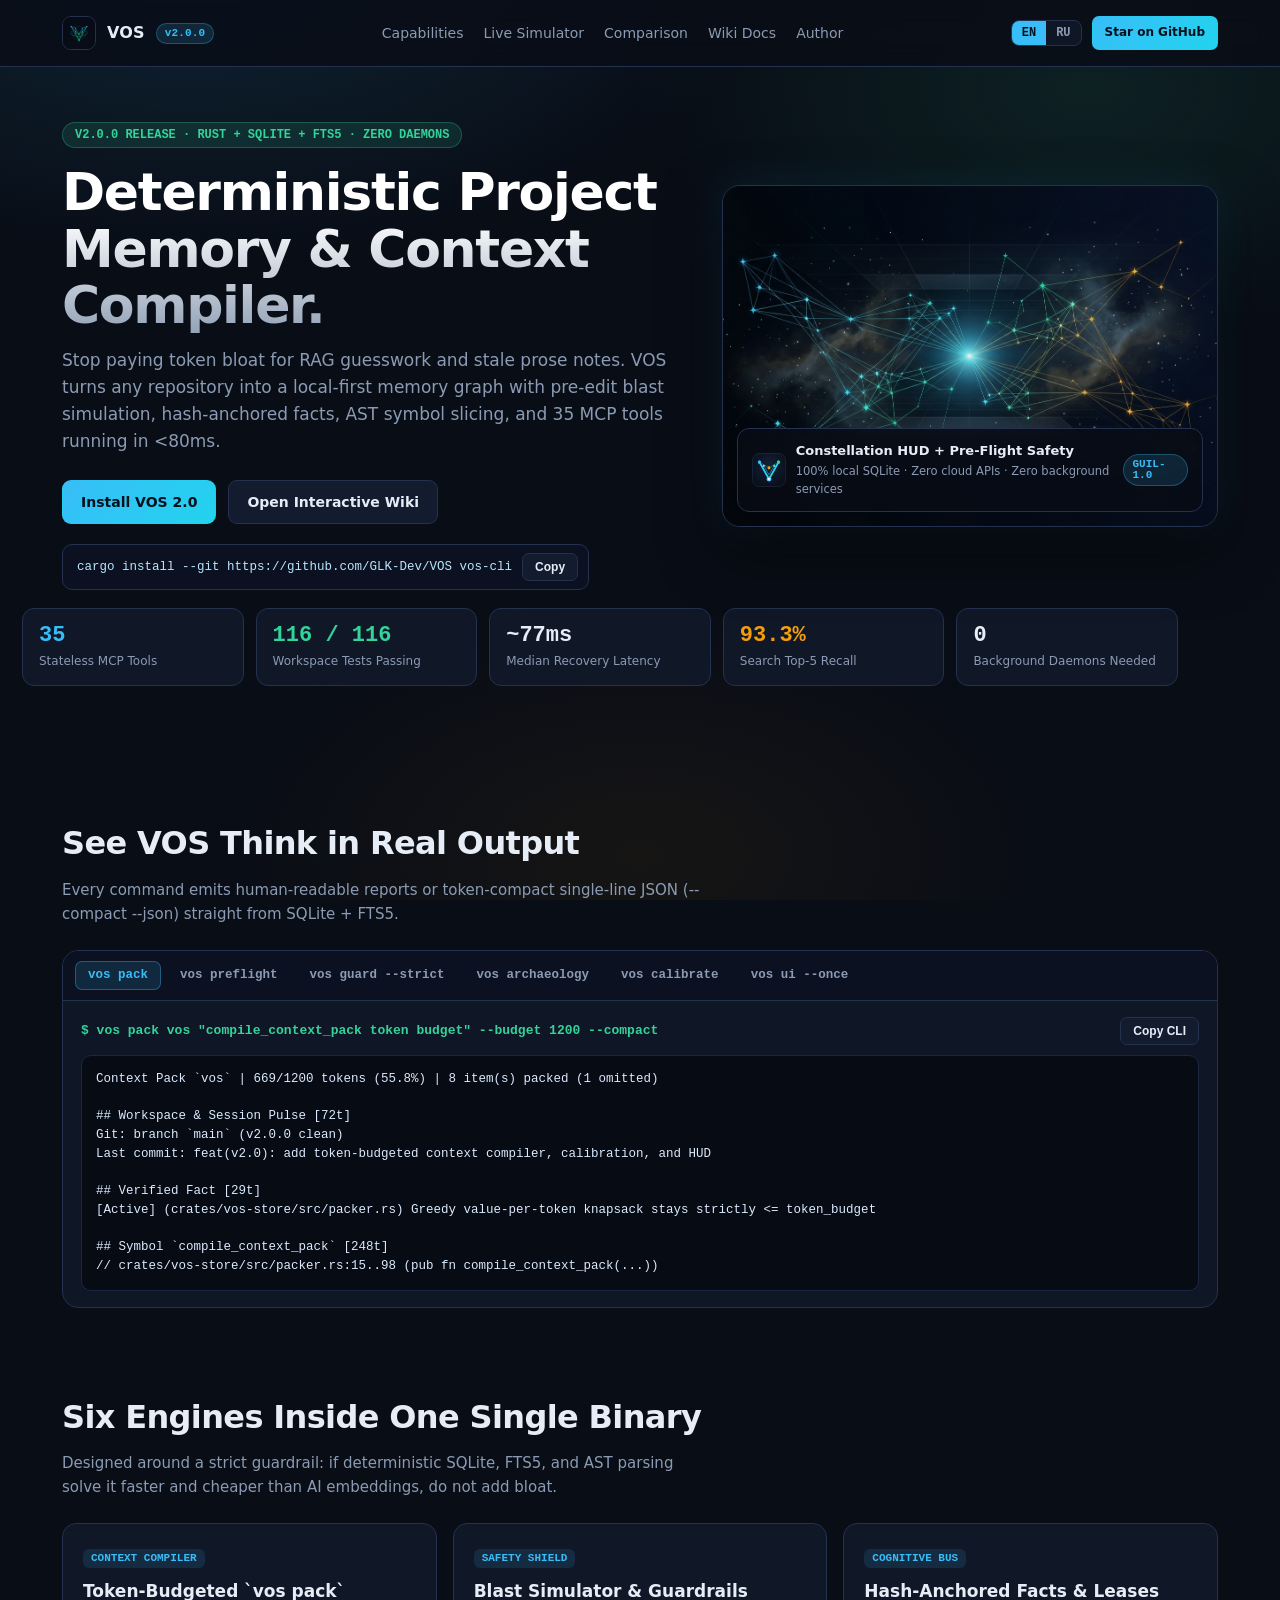
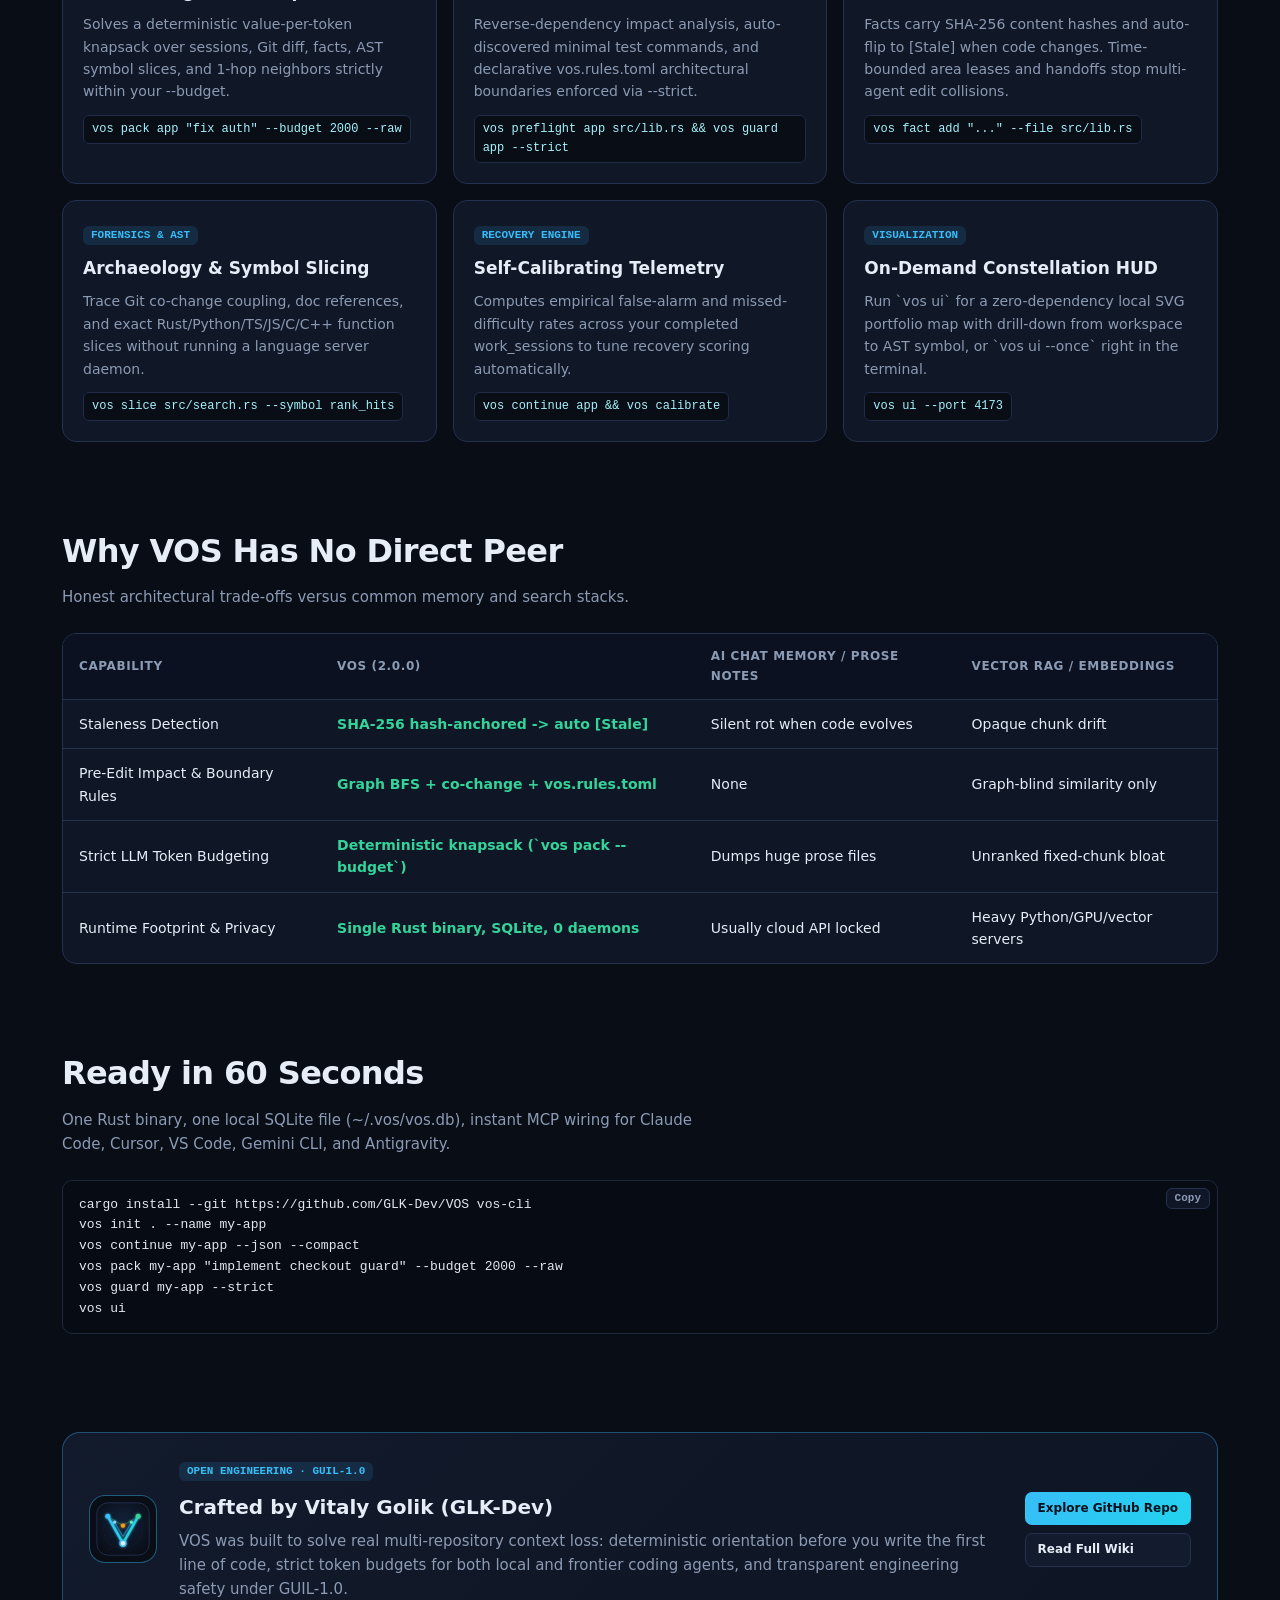
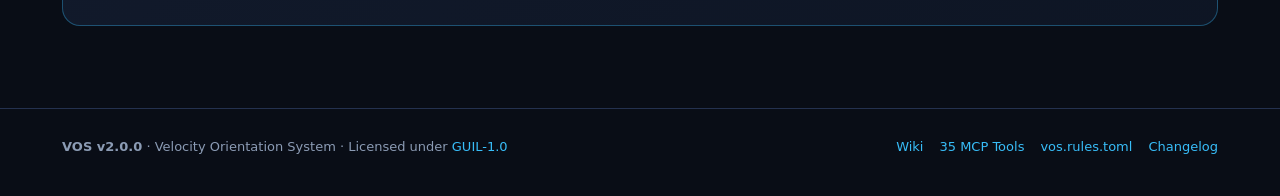
<file: website/index.html>
<!doctype html>
<html lang="en">
<head>
  <meta charset="utf-8"/>
  <meta name="viewport" content="width=device-width,initial-scale=1"/>
  <title>VOS — Velocity Orientation System | Local-First Project Memory</title>
  <meta name="description" content="Deterministic SQLite + FTS5 + AST project memory, token-budgeted Context Compiler, Pre-Flight Blast Simulator, 35 MCP tools, and single-binary Constellation HUD."/>
  <meta property="og:title" content="VOS 2.0 — Velocity Orientation System"/>
  <meta property="og:description" content="Local-first project memory system with pre-edit blast simulation, hash-anchored facts, AST symbol slicing, and 35 MCP tools."/>
  <meta property="og:image" content="assets/vos-banner.jpg"/>
  <link rel="icon" type="image/svg+xml" href="assets/vos-logo.svg"/>
  <link rel="stylesheet" href="style.css"/>
</head>
<body>
<div class="nebula"></div>

<header class="topbar">
  <div class="container topbar-inner">
    <a class="brand" href="index.html">
      <img src="assets/vos-logo.jpg" alt="VOS Logo"/>
      <span>VOS</span>
      <span class="badge-ver">v2.0.0</span>
    </a>
    <nav class="nav">
      <a href="#features" data-i18n="nav_features">Capabilities</a>
      <a href="#simulator" data-i18n="nav_sim">Live Simulator</a>
      <a href="#compare" data-i18n="nav_compare">Comparison</a>
      <a href="wiki.html" data-i18n="nav_wiki">Wiki Docs</a>
      <a href="#creator" data-i18n="nav_creator">Author</a>
    </nav>
    <div class="top-actions">
      <div class="lang-toggle" role="group" aria-label="Language">
        <button type="button" data-lang="en" class="active">EN</button>
        <button type="button" data-lang="ru">RU</button>
      </div>
      <a class="btn btn-primary btn-sm" href="https://github.com/GLK-Dev/VOS" target="_blank" rel="noopener" data-i18n="cta_star">Star on GitHub</a>
    </div>
  </div>
</header>

<main>
  <section class="hero">
    <div class="container hero-grid">
      <div>
        <div class="hero-kicker" data-i18n="hero_kicker">V2.0.0 RELEASE · RUST + SQLITE + FTS5 · ZERO DAEMONS</div>
        <h1 data-i18n="hero_title">Deterministic Project Memory &amp; Context Compiler.</h1>
        <p class="lead" data-i18n="hero_lead">Stop paying token bloat for RAG guesswork and stale prose notes. VOS turns any repository into a local-first memory graph with pre-edit blast simulation, hash-anchored facts, AST symbol slicing, and 35 MCP tools running in &lt;80ms.</p>
        <div class="hero-cta">
          <a class="btn btn-primary" href="#install" data-i18n="cta_start">Install VOS 2.0</a>
          <a class="btn btn-ghost" href="wiki.html" data-i18n="cta_wiki">Open Interactive Wiki</a>
        </div>
        <div class="install-pill">
          <code>cargo install --git https://github.com/GLK-Dev/VOS vos-cli</code>
          <button class="btn btn-ghost btn-sm" type="button" onclick="copyText(this, 'cargo install --git https://github.com/GLK-Dev/VOS vos-cli')">Copy</button>
        </div>
      </div>
      <div class="hero-visual">
        <img class="banner-img" src="assets/vos-banner.jpg" alt="VOS Constellation HUD Hero Artwork"/>
        <div class="overlay-badge">
          <div style="display:flex;align-items:center;gap:10px">
            <img src="assets/vos-logo.svg" alt="VOS Vector Mark" style="width:34px;height:34px"/>
            <div>
              <div style="font-weight:700;font-size:13px" data-i18n="overlay_title">Constellation HUD + Pre-Flight Safety</div>
              <div style="font-size:11.5px;color:var(--muted)" data-i18n="overlay_sub">100% local SQLite · Zero cloud APIs · Zero background services</div>
            </div>
          </div>
          <span class="badge-ver">GUIL-1.0</span>
        </div>
      </div>
    </div>

    <div class="container metrics">
      <div class="metric-card"><div class="val" style="color:var(--accent)">35</div><div class="lbl" data-i18n="m_mcp">Stateless MCP Tools</div></div>
      <div class="metric-card"><div class="val" style="color:var(--accent-2)">116 / 116</div><div class="lbl" data-i18n="m_tests">Workspace Tests Passing</div></div>
      <div class="metric-card"><div class="val">~77ms</div><div class="lbl" data-i18n="m_lat">Median Recovery Latency</div></div>
      <div class="metric-card"><div class="val" style="color:var(--warn)">93.3%</div><div class="lbl" data-i18n="m_top5">Search Top-5 Recall</div></div>
      <div class="metric-card"><div class="val">0</div><div class="lbl" data-i18n="m_daemons">Background Daemons Needed</div></div>
    </div>
  </section>

  <section id="simulator">
    <div class="container">
      <div class="section-head">
        <h2 data-i18n="sim_title">See VOS Think in Real Output</h2>
        <p data-i18n="sim_sub">Every command emits human-readable reports or token-compact single-line JSON (--compact --json) straight from SQLite + FTS5.</p>
      </div>
      <div class="sim-wrap">
        <div class="sim-tabs">
          <button class="sim-tab active" type="button" data-sim="pack">vos pack</button>
          <button class="sim-tab" type="button" data-sim="preflight">vos preflight</button>
          <button class="sim-tab" type="button" data-sim="guard">vos guard --strict</button>
          <button class="sim-tab" type="button" data-sim="arch">vos archaeology</button>
          <button class="sim-tab" type="button" data-sim="cal">vos calibrate</button>
          <button class="sim-tab" type="button" data-sim="ui">vos ui --once</button>
        </div>
        <div class="sim-body">
          <div class="sim-cmd">
            <span id="simCmd"></span>
            <button class="btn btn-ghost btn-sm" type="button" onclick="copyText(this, document.getElementById('simCmd').textContent.replace(/^\$\s*/, ''))">Copy CLI</button>
          </div>
          <pre id="simOut"></pre>
        </div>
      </div>
    </div>
  </section>

  <section id="features">
    <div class="container">
      <div class="section-head">
        <h2 data-i18n="feat_title">Six Engines Inside One Single Binary</h2>
        <p data-i18n="feat_sub">Designed around a strict guardrail: if deterministic SQLite, FTS5, and AST parsing solve it faster and cheaper than AI embeddings, do not add bloat.</p>
      </div>
      <div class="bento">
        <div class="card">
          <span class="card-tag" data-i18n="f1_tag">CONTEXT COMPILER</span>
          <h3 data-i18n="f1_title">Token-Budgeted `vos pack`</h3>
          <p data-i18n="f1_desc">Solves a deterministic value-per-token knapsack over sessions, Git diff, facts, AST symbol slices, and 1-hop neighbors strictly within your --budget.</p>
          <code class="cmd-chip">vos pack app "fix auth" --budget 2000 --raw</code>
        </div>
        <div class="card">
          <span class="card-tag" data-i18n="f2_tag">SAFETY SHIELD</span>
          <h3 data-i18n="f2_title">Blast Simulator &amp; Guardrails</h3>
          <p data-i18n="f2_desc">Reverse-dependency impact analysis, auto-discovered minimal test commands, and declarative vos.rules.toml architectural boundaries enforced via --strict.</p>
          <code class="cmd-chip">vos preflight app src/lib.rs &amp;&amp; vos guard app --strict</code>
        </div>
        <div class="card">
          <span class="card-tag" data-i18n="f3_tag">COGNITIVE BUS</span>
          <h3 data-i18n="f3_title">Hash-Anchored Facts &amp; Leases</h3>
          <p data-i18n="f3_desc">Facts carry SHA-256 content hashes and auto-flip to [Stale] when code changes. Time-bounded area leases and handoffs stop multi-agent edit collisions.</p>
          <code class="cmd-chip">vos fact add "..." --file src/lib.rs</code>
        </div>
        <div class="card">
          <span class="card-tag" data-i18n="f4_tag">FORENSICS &amp; AST</span>
          <h3 data-i18n="f4_title">Archaeology &amp; Symbol Slicing</h3>
          <p data-i18n="f4_desc">Trace Git co-change coupling, doc references, and exact Rust/Python/TS/JS/C/C++ function slices without running a language server daemon.</p>
          <code class="cmd-chip">vos slice src/search.rs --symbol rank_hits</code>
        </div>
        <div class="card">
          <span class="card-tag" data-i18n="f5_tag">RECOVERY ENGINE</span>
          <h3 data-i18n="f5_title">Self-Calibrating Telemetry</h3>
          <p data-i18n="f5_desc">Computes empirical false-alarm and missed-difficulty rates across your completed work_sessions to tune recovery scoring automatically.</p>
          <code class="cmd-chip">vos continue app &amp;&amp; vos calibrate</code>
        </div>
        <div class="card">
          <span class="card-tag" data-i18n="f6_tag">VISUALIZATION</span>
          <h3 data-i18n="f6_title">On-Demand Constellation HUD</h3>
          <p data-i18n="f6_desc">Run `vos ui` for a zero-dependency local SVG portfolio map with drill-down from workspace to AST symbol, or `vos ui --once` right in the terminal.</p>
          <code class="cmd-chip">vos ui --port 4173</code>
        </div>
      </div>
    </div>
  </section>

  <section id="compare">
    <div class="container">
      <div class="section-head">
        <h2 data-i18n="cmp_title">Why VOS Has No Direct Peer</h2>
        <p data-i18n="cmp_sub">Honest architectural trade-offs versus common memory and search stacks.</p>
      </div>
      <div class="table-wrap">
        <table>
          <thead>
            <tr>
              <th data-i18n="cmp_h1">Capability</th>
              <th data-i18n="cmp_h2">VOS (2.0.0)</th>
              <th data-i18n="cmp_h3">AI Chat Memory / Prose Notes</th>
              <th data-i18n="cmp_h4">Vector RAG / Embeddings</th>
            </tr>
          </thead>
          <tbody>
            <tr>
              <td data-en="Staleness Detection" data-ru="Контроль устаревания">Staleness Detection</td>
              <td class="vos-col" data-en="SHA-256 hash-anchored -> auto [Stale]" data-ru="SHA-256 привязка к файлу -> авто [Stale]">SHA-256 hash-anchored -> auto [Stale]</td>
              <td data-en="Silent rot when code evolves" data-ru="Тихо устаревает при правках">Silent rot when code evolves</td>
              <td data-en="Opaque chunk drift" data-ru="Непрозрачный дрейф чанков">Opaque chunk drift</td>
            </tr>
            <tr>
              <td data-en="Pre-Edit Impact &amp; Boundary Rules" data-ru="Оценка взрыва и границы архитектуры">Pre-Edit Impact &amp; Boundary Rules</td>
              <td class="vos-col" data-en="Graph BFS + co-change + vos.rules.toml" data-ru="Граф BFS + co-change + vos.rules.toml">Graph BFS + co-change + vos.rules.toml</td>
              <td data-en="None" data-ru="Отсутствует">None</td>
              <td data-en="Graph-blind similarity only" data-ru="Только схожесть без графа">Graph-blind similarity only</td>
            </tr>
            <tr>
              <td data-en="Strict LLM Token Budgeting" data-ru="Жёсткий бюджет токенов">Strict LLM Token Budgeting</td>
              <td class="vos-col" data-en="Deterministic knapsack (`vos pack --budget`)" data-ru="Детерминированный рюкзак (`vos pack --budget`)">Deterministic knapsack (`vos pack --budget`)</td>
              <td data-en="Dumps huge prose files" data-ru="Сбрасывает длинные простыни">Dumps huge prose files</td>
              <td data-en="Unranked fixed-chunk bloat" data-ru="Много шума от лишних чанков">Unranked fixed-chunk bloat</td>
            </tr>
            <tr>
              <td data-en="Runtime Footprint &amp; Privacy" data-ru="Ресурсы и приватность">Runtime Footprint &amp; Privacy</td>
              <td class="vos-col" data-en="Single Rust binary, SQLite, 0 daemons" data-ru="Один бинарник Rust, SQLite, 0 демонов">Single Rust binary, SQLite, 0 daemons</td>
              <td data-en="Usually cloud API locked" data-ru="Обычно завязано на облачный API">Usually cloud API locked</td>
              <td data-en="Heavy Python/GPU/vector servers" data-ru="Тяжёлые серверы/GPU/индексы">Heavy Python/GPU/vector servers</td>
            </tr>
          </tbody>
        </table>
      </div>
    </div>
  </section>

  <section id="install">
    <div class="container">
      <div class="section-head">
        <h2 data-i18n="install_title">Ready in 60 Seconds</h2>
        <p data-i18n="install_sub">One Rust binary, one local SQLite file (~/.vos/vos.db), instant MCP wiring for Claude Code, Cursor, VS Code, Gemini CLI, and Antigravity.</p>
      </div>
      <div class="wiki-code-wrap">
        <button class="copy-btn" type="button" onclick="copyText(this, document.getElementById('qsCode').textContent)">Copy</button>
        <pre id="qsCode">cargo install --git https://github.com/GLK-Dev/VOS vos-cli
vos init . --name my-app
vos continue my-app --json --compact
vos pack my-app "implement checkout guard" --budget 2000 --raw
vos guard my-app --strict
vos ui</pre>
      </div>
    </div>
  </section>

  <section id="creator">
    <div class="container">
      <div class="creator-box">
        <img class="creator-avatar" src="assets/vos-logo.svg" alt="GLK-Dev VOS Emblem"/>
        <div>
          <span class="card-tag">OPEN ENGINEERING · GUIL-1.0</span>
          <h3 style="margin:0 0 6px;font-size:20px" data-i18n="creator_title">Crafted by Vitaly Golik (GLK-Dev)</h3>
          <p style="margin:0;color:var(--muted)" data-i18n="creator_desc">VOS was built to solve real multi-repository context loss: deterministic orientation before you write the first line of code, strict token budgets for both local and frontier coding agents, and transparent engineering safety under GUIL-1.0.</p>
        </div>
        <div style="display:flex;flex-direction:column;gap:8px">
          <a class="btn btn-primary btn-sm" href="https://github.com/GLK-Dev/VOS" target="_blank" rel="noopener" data-i18n="creator_btn1">Explore GitHub Repo</a>
          <a class="btn btn-ghost btn-sm" href="wiki.html" data-i18n="creator_btn2">Read Full Wiki</a>
        </div>
      </div>
    </div>
  </section>
</main>

<footer>
  <div class="container footer-inner">
    <div><strong>VOS v2.0.0</strong> · Velocity Orientation System · Licensed under <a href="https://github.com/GLK-Dev/VOS/blob/main/LICENSE.md" target="_blank" rel="noopener">GUIL-1.0</a></div>
    <div style="display:flex;gap:16px;flex-wrap:wrap">
      <a href="wiki.html">Wiki</a>
      <a href="wiki.html#mcp-reference">35 MCP Tools</a>
      <a href="wiki.html#blast-guardrails">vos.rules.toml</a>
      <a href="https://github.com/GLK-Dev/VOS/blob/main/CHANGELOG.md" target="_blank" rel="noopener">Changelog</a>
    </div>
  </div>
</footer>

<script src="i18n.js"></script>
<script src="app.js"></script>
</body>
</html>
</file>
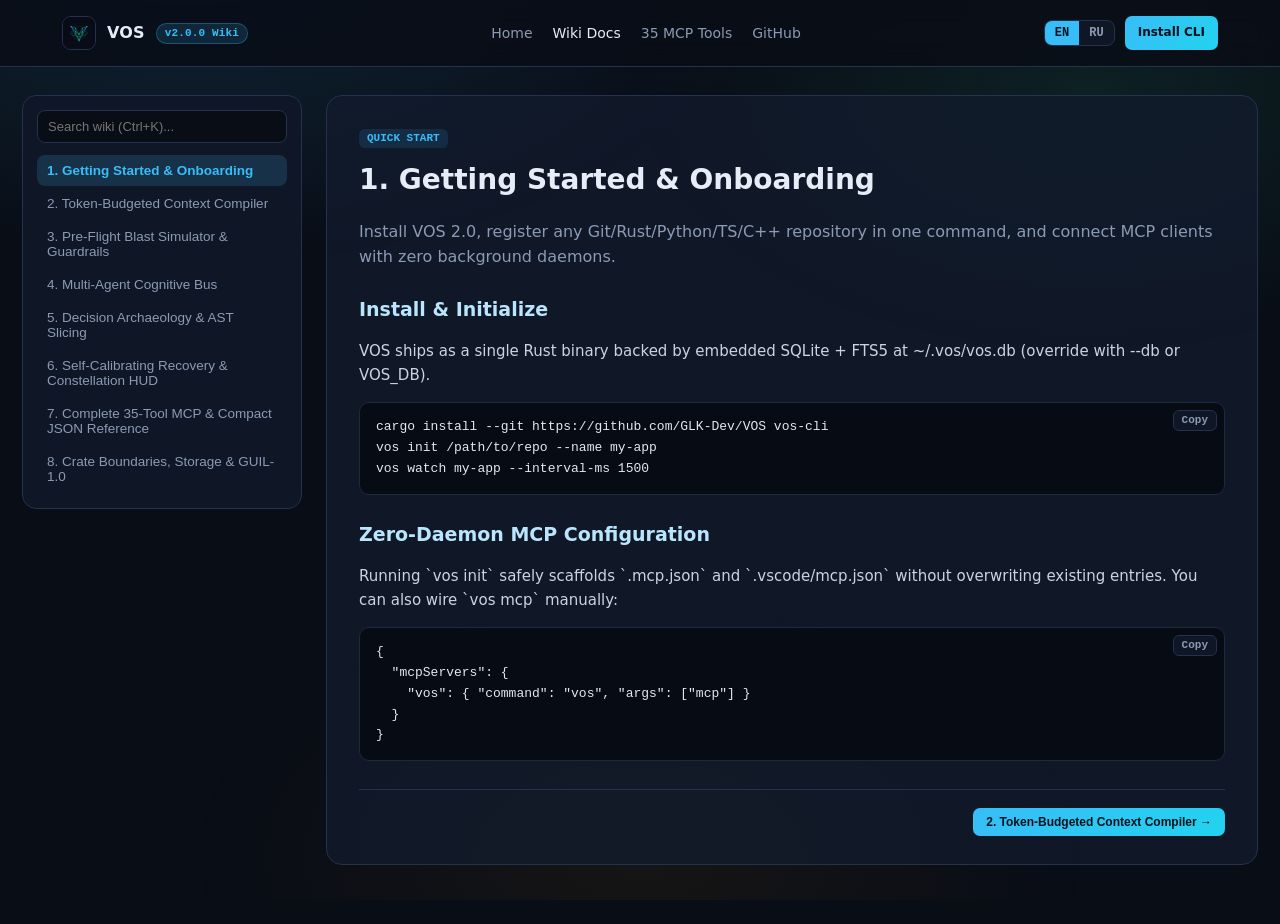
<file: website/wiki.html>
<!doctype html>
<html lang="en">
<head>
  <meta charset="utf-8"/>
  <meta name="viewport" content="width=device-width,initial-scale=1"/>
  <title>VOS Wiki — Velocity Orientation System Documentation</title>
  <meta name="description" content="Complete technical guide, Context Compiler, Blast Guardrails, Cognitive Bus, AST Archaeology, Constellation HUD, and 35 MCP Tools reference for VOS 2.0."/>
  <link rel="icon" type="image/svg+xml" href="assets/vos-logo.svg"/>
  <link rel="stylesheet" href="style.css"/>
</head>
<body>
<div class="nebula"></div>

<header class="topbar">
  <div class="container topbar-inner">
    <a class="brand" href="index.html">
      <img src="assets/vos-logo.jpg" alt="VOS Logo"/>
      <span>VOS</span>
      <span class="badge-ver">v2.0.0 Wiki</span>
    </a>
    <nav class="nav">
      <a href="index.html" data-en="Home" data-ru="Главная">Home</a>
      <a href="wiki.html" class="active" data-en="Wiki Docs" data-ru="Wiki-доки">Wiki Docs</a>
      <a href="wiki.html#mcp-reference" data-en="35 MCP Tools" data-ru="35 MCP Tools">35 MCP Tools</a>
      <a href="https://github.com/GLK-Dev/VOS" target="_blank" rel="noopener">GitHub</a>
    </nav>
    <div class="top-actions">
      <div class="lang-toggle" role="group" aria-label="Language">
        <button type="button" data-lang="en" class="active">EN</button>
        <button type="button" data-lang="ru">RU</button>
      </div>
      <a class="btn btn-primary btn-sm" href="index.html#install" data-en="Install CLI" data-ru="Установить CLI">Install CLI</a>
    </div>
  </div>
</header>

<div class="wiki-shell">
  <aside class="wiki-sidebar">
    <input id="wikiSearch" class="wiki-search" type="search" placeholder="Search wiki (Ctrl+K)..." aria-label="Search wiki"/>
    <div id="wikiNav"></div>
  </aside>
  <main class="wiki-article" id="wikiArticle"></main>
</div>

<script src="i18n.js"></script>
<script src="app.js"></script>
<script src="wiki-data.js"></script>
<script>
(function () {
  const navEl = document.getElementById('wikiNav');
  const artEl = document.getElementById('wikiArticle');
  const searchEl = document.getElementById('wikiSearch');
  let activeId = (location.hash || '#getting-started').slice(1);

  function esc(s) {
    return String(s).replace(/&/g,'&amp;').replace(/</g,'&lt;').replace(/>/g,'&gt;');
  }

  function renderArticle(id) {
    const pages = window.VOS_WIKI || [];
    const idx = Math.max(0, pages.findIndex(p => p.id === id));
    const page = pages[idx];
    if (!page) return;
    activeId = page.id;
    const lang = (window.getVosLang && window.getVosLang()) || 'en';
    const content = lang === 'ru' ? page.ru : page.en;

    navEl.querySelectorAll('.wiki-nav-btn').forEach(btn => {
      btn.classList.toggle('active', btn.dataset.id === page.id);
    });

    const blocksHtml = content.sections.map(sec => {
      const codeHtml = sec.code ? `<div class="wiki-code-wrap"><button class="copy-btn" type="button">Copy</button><pre>${esc(sec.code)}</pre></div>` : '';
      const listHtml = sec.bullets ? `<ul>${sec.bullets.map(b => `<li>${b}</li>`).join('')}</ul>` : '';
      const pHtml = sec.body ? `<p>${sec.body}</p>` : '';
      return `<h2>${sec.heading}</h2>${pHtml}${listHtml}${codeHtml}`;
    }).join('');

    const prev = idx > 0 ? pages[idx - 1] : null;
    const next = idx + 1 < pages.length ? pages[idx + 1] : null;
    const pagerHtml = `<div class="wiki-pager">
      <div>${prev ? `<button class="btn btn-ghost btn-sm" data-jump="${prev.id}">← ${(lang==='ru'?prev.ru:prev.en).title}</button>` : ''}</div>
      <div>${next ? `<button class="btn btn-primary btn-sm" data-jump="${next.id}">${(lang==='ru'?next.ru:next.en).title} →</button>` : ''}</div>
    </div>`;

    artEl.innerHTML = `<span class="card-tag">${page.tag}</span><h1>${content.title}</h1><p style="color:var(--muted);font-size:16px">${content.summary}</p>${blocksHtml}${pagerHtml}`;

    artEl.querySelectorAll('.copy-btn').forEach(btn => {
      btn.addEventListener('click', () => {
        const pre = btn.nextElementSibling;
        window.copyText(btn, pre.textContent);
      });
    });
    artEl.querySelectorAll('[data-jump]').forEach(btn => {
      btn.addEventListener('click', () => {
        location.hash = '#' + btn.dataset.jump;
        renderArticle(btn.dataset.jump);
        window.scrollTo({ top: 0, behavior: 'smooth' });
      });
    });
  }

  function buildNav(filterText) {
    const pages = window.VOS_WIKI || [];
    const lang = (window.getVosLang && window.getVosLang()) || 'en';
    const q = (filterText || '').trim().toLowerCase();
    searchEl.placeholder = lang === 'ru' ? 'Поиск по Wiki (Ctrl+K)...' : 'Search wiki (Ctrl+K)...';

    const matched = pages.filter(p => {
      if (!q) return true;
      const obj = lang === 'ru' ? p.ru : p.en;
      const blob = (obj.title + ' ' + obj.summary + ' ' + JSON.stringify(obj.sections)).toLowerCase();
      return blob.includes(q);
    });

    navEl.innerHTML = matched.map(p => {
      const obj = lang === 'ru' ? p.ru : p.en;
      return `<button type="button" class="wiki-nav-btn ${p.id===activeId?'active':''}" data-id="${p.id}">${obj.title}</button>`;
    }).join('') || `<div style="color:var(--muted);font-size:13px;padding:8px">No matching docs</div>`;

    navEl.querySelectorAll('.wiki-nav-btn').forEach(btn => {
      btn.addEventListener('click', () => {
        location.hash = '#' + btn.dataset.id;
        renderArticle(btn.dataset.id);
      });
    });
  }

  window.onVosLangChange = function () {
    buildNav(searchEl.value);
    renderArticle(activeId);
  };

  window.addEventListener('hashchange', () => renderArticle((location.hash || '#getting-started').slice(1)));
  searchEl.addEventListener('input', () => buildNav(searchEl.value));
  document.addEventListener('keydown', (e) => {
    if ((e.ctrlKey || e.metaKey) && e.key.toLowerCase() === 'k') {
      e.preventDefault(); searchEl.focus();
    }
  });

  document.addEventListener('DOMContentLoaded', () => {
    buildNav('');
    renderArticle(activeId);
  });
})();
</script>
</body>
</html>
</file>
<file: website/style.css>
:root {
  --bg: #090d16;
  --bg-elev: #0f1626;
  --panel: #131b2e;
  --panel-glass: rgba(19, 27, 46, 0.78);
  --border: #24314f;
  --border-hi: rgba(56, 189, 248, 0.45);
  --fg: #e6edf7;
  --muted: #8b9bb4;
  --accent: #38bdf8;
  --accent-2: #34d399;
  --warn: #f59e0b;
  --danger: #f43f5e;
  --radius: 14px;
  --mono: ui-monospace, "Cascadia Code", "JetBrains Mono", Consolas, monospace;
  --sans: ui-sans-serif, system-ui, -apple-system, "Segoe UI", Roboto, sans-serif;
}

* { box-sizing: border-box; }
html { scroll-behavior: smooth; }
body {
  margin: 0;
  background: var(--bg);
  color: var(--fg);
  font: 15px/1.6 var(--sans);
  -webkit-font-smoothing: antialiased;
  overflow-x: hidden;
}

a { color: var(--accent); text-decoration: none; }
a:hover { text-decoration: underline; }
code, pre { font-family: var(--mono); }

.nebula {
  position: fixed;
  inset: 0;
  pointer-events: none;
  z-index: -1;
  background:
    radial-gradient(900px 480px at 15% -5%, rgba(56, 189, 248, 0.14), transparent 65%),
    radial-gradient(760px 440px at 85% 10%, rgba(52, 211, 153, 0.10), transparent 60%),
    radial-gradient(700px 400px at 50% 95%, rgba(245, 158, 11, 0.06), transparent 65%);
}

.container { max-width: 1200px; margin: 0 auto; padding: 0 22px; }

/* Header */
.topbar {
  position: sticky; top: 0; z-index: 40;
  backdrop-filter: blur(14px);
  background: rgba(9, 13, 22, 0.82);
  border-bottom: 1px solid var(--border);
}
.topbar-inner {
  display: flex; align-items: center; justify-content: space-between;
  gap: 16px; min-height: 66px;
}
.brand {
  display: flex; align-items: center; gap: 11px;
  color: var(--fg); font-weight: 700; font-size: 16px; letter-spacing: 0.01em;
}
.brand:hover { text-decoration: none; }
.brand img { width: 34px; height: 34px; border-radius: 9px; border: 1px solid var(--border); }
.badge-ver {
  font: 600 11px/1 var(--mono);
  padding: 4px 8px; border-radius: 999px;
  background: rgba(56, 189, 248, 0.14);
  color: var(--accent); border: 1px solid rgba(56, 189, 248, 0.3);
}

.nav { display: flex; align-items: center; gap: 20px; flex-wrap: wrap; }
.nav a { color: var(--muted); font-size: 14px; font-weight: 500; transition: color .15s; }
.nav a:hover, .nav a.active { color: var(--fg); text-decoration: none; }

.top-actions { display: flex; align-items: center; gap: 10px; }
.lang-toggle {
  display: inline-flex; border: 1px solid var(--border); border-radius: 8px;
  background: var(--bg-elev); overflow: hidden;
}
.lang-toggle button {
  background: transparent; border: 0; color: var(--muted);
  padding: 6px 10px; font: 600 12px/1 var(--mono); cursor: pointer;
}
.lang-toggle button.active { background: var(--accent); color: #04111d; }

.btn {
  display: inline-flex; align-items: center; gap: 8px;
  padding: 10px 18px; border-radius: 9px; font-weight: 600; font-size: 14px;
  border: 1px solid transparent; cursor: pointer; transition: all .15s ease;
}
.btn-primary { background: linear-gradient(135deg, #38bdf8, #22d3ee); color: #04111d; }
.btn-primary:hover { filter: brightness(1.08); text-decoration: none; transform: translateY(-1px); }
.btn-ghost { background: var(--panel); color: var(--fg); border-color: var(--border); }
.btn-ghost:hover { border-color: var(--accent); text-decoration: none; }
.btn-sm { padding: 6px 12px; font-size: 12px; border-radius: 7px; }

/* Hero */
.hero { padding: 54px 0 42px; position: relative; }
.hero-grid {
  display: grid; grid-template-columns: 1.12fr 0.88fr; gap: 28px; align-items: center;
}
.hero-kicker {
  display: inline-flex; align-items: center; gap: 8px;
  padding: 5px 12px; border-radius: 999px; font: 600 12px/1.2 var(--mono);
  color: var(--accent-2); background: rgba(52, 211, 153, 0.12);
  border: 1px solid rgba(52, 211, 153, 0.28); margin-bottom: 16px;
}
.hero h1 {
  margin: 0 0 14px; font-size: clamp(32px, 4.4vw, 52px); line-height: 1.08;
  letter-spacing: -0.025em;
  background: linear-gradient(180deg, #ffffff 30%, #94a3b8 100%);
  -webkit-background-clip: text; background-clip: text; color: transparent;
}
.hero p.lead { margin: 0 0 24px; color: var(--muted); font-size: 17px; max-width: 60ch; }
.hero-cta { display: flex; gap: 12px; flex-wrap: wrap; margin-bottom: 20px; }

.install-pill {
  display: inline-flex; align-items: center; gap: 10px;
  padding: 8px 10px 8px 14px; border-radius: 10px;
  background: #0b1120; border: 1px solid var(--border); max-width: 100%;
}
.install-pill code { font-size: 12.5px; color: #bae6fd; overflow-x: auto; white-space: nowrap; }

.hero-visual {
  position: relative; border-radius: 18px; overflow: hidden;
  border: 1px solid var(--border); background: #090d16;
  box-shadow: 0 24px 60px rgba(0, 0, 0, 0.55), 0 0 40px rgba(56, 189, 248, 0.12);
}
.hero-visual img.banner-img { width: 100%; height: 340px; object-fit: cover; display: block; opacity: 0.92; }
.hero-visual .overlay-badge {
  position: absolute; left: 14px; right: 14px; bottom: 14px;
  padding: 12px 14px; border-radius: 12px;
  background: rgba(9, 13, 22, 0.84); backdrop-filter: blur(10px);
  border: 1px solid var(--border);
  display: flex; align-items: center; justify-content: space-between; gap: 12px;
}

/* Metrics strip */
.metrics {
  display: grid; grid-template-columns: repeat(5, minmax(0, 1fr));
  gap: 12px; margin: 18px 0 48px;
}
.metric-card {
  background: var(--panel-glass); border: 1px solid var(--border);
  border-radius: 12px; padding: 14px 16px;
}
.metric-card .val { font: 700 22px/1.15 var(--mono); color: var(--fg); }
.metric-card .lbl { font-size: 12px; color: var(--muted); margin-top: 4px; }

/* Sections */
section { padding: 42px 0; }
.section-head { margin-bottom: 24px; }
.section-head h2 { margin: 0 0 8px; font-size: clamp(24px, 3vw, 32px); letter-spacing: -0.02em; }
.section-head p { margin: 0; color: var(--muted); max-width: 68ch; }

/* Simulator */
.sim-wrap {
  background: var(--bg-elev); border: 1px solid var(--border);
  border-radius: 16px; overflow: hidden;
}
.sim-tabs {
  display: flex; gap: 6px; padding: 10px 12px; flex-wrap: wrap;
  background: #0b1120; border-bottom: 1px solid var(--border);
}
.sim-tab {
  background: transparent; border: 1px solid transparent; color: var(--muted);
  padding: 6px 12px; border-radius: 7px; font: 600 12.5px/1.2 var(--mono); cursor: pointer;
}
.sim-tab.active {
  background: rgba(56, 189, 248, 0.14); color: var(--accent);
  border-color: rgba(56, 189, 248, 0.35);
}
.sim-body { padding: 16px 18px; }
.sim-cmd {
  display: flex; justify-content: space-between; align-items: center; gap: 10px;
  margin-bottom: 10px; font: 600 13px/1.4 var(--mono); color: var(--accent-2);
}
.sim-body pre {
  margin: 0; padding: 14px; border-radius: 10px; background: #070b13;
  border: 1px solid #1b2640; color: #dbeafe; font-size: 12.5px;
  line-height: 1.5; overflow-x: auto; white-space: pre-wrap;
}

/* Bento grid */
.bento { display: grid; grid-template-columns: repeat(3, minmax(0, 1fr)); gap: 16px; }
.card {
  background: var(--panel-glass); border: 1px solid var(--border);
  border-radius: var(--radius); padding: 20px; transition: border-color .15s, transform .15s;
}
.card:hover { border-color: var(--border-hi); transform: translateY(-2px); }
.card-tag {
  display: inline-block; font: 600 11px/1 var(--mono); padding: 4px 8px;
  border-radius: 6px; margin-bottom: 10px;
  background: rgba(56, 189, 248, 0.12); color: var(--accent);
}
.card h3 { margin: 0 0 8px; font-size: 17px; }
.card p { margin: 0 0 12px; color: var(--muted); font-size: 14px; }
.card code.cmd-chip {
  display: inline-block; font-size: 12px; padding: 4px 8px; border-radius: 6px;
  background: #090d16; border: 1px solid #1f2b48; color: #a5f3fc;
}

/* Comparison table */
.table-wrap { overflow-x: auto; border: 1px solid var(--border); border-radius: 14px; background: var(--bg-elev); }
table { width: 100%; border-collapse: collapse; min-width: 680px; }
th, td { text-align: left; padding: 13px 16px; border-bottom: 1px solid var(--border); font-size: 14px; }
th { background: #0b1120; color: var(--muted); font-size: 12px; text-transform: uppercase; letter-spacing: 0.05em; }
tr:last-child td { border-bottom: 0; }
td.vos-col { color: var(--accent-2); font-weight: 600; }

/* Creator / Self-promo */
.creator-box {
  display: grid; grid-template-columns: auto 1fr auto; gap: 22px; align-items: center;
  background: linear-gradient(135deg, rgba(19, 27, 46, 0.92), rgba(15, 22, 38, 0.92));
  border: 1px solid rgba(56, 189, 248, 0.35); border-radius: 18px; padding: 24px 26px;
}
.creator-avatar {
  width: 68px; height: 68px; border-radius: 16px; border: 1px solid var(--border-hi);
  background: #090d16; padding: 6px;
}

/* Footer */
footer {
  margin-top: 40px; border-top: 1px solid var(--border);
  padding: 28px 0 42px; color: var(--muted); font-size: 13px;
}
.footer-inner { display: flex; justify-content: space-between; align-items: center; flex-wrap: wrap; gap: 14px; }

/* Wiki Layout */
.wiki-shell {
  display: grid; grid-template-columns: 280px minmax(0, 1fr); gap: 24px;
  padding: 28px 22px 60px; max-width: 1280px; margin: 0 auto;
}
.wiki-sidebar {
  position: sticky; top: 84px; align-self: start;
  background: var(--bg-elev); border: 1px solid var(--border);
  border-radius: var(--radius); padding: 14px; max-height: calc(100vh - 106px); overflow-y: auto;
}
.wiki-search {
  width: 100%; background: #090d16; border: 1px solid var(--border); color: var(--fg);
  border-radius: 8px; padding: 8px 10px; font-size: 13px; margin-bottom: 12px;
}
.wiki-nav-btn {
  display: block; width: 100%; text-align: left; background: transparent; border: 0;
  color: var(--muted); padding: 8px 10px; border-radius: 8px; cursor: pointer;
  font-size: 13.5px; margin-bottom: 2px;
}
.wiki-nav-btn:hover { background: rgba(56, 189, 248, 0.08); color: var(--fg); }
.wiki-nav-btn.active { background: rgba(56, 189, 248, 0.16); color: var(--accent); font-weight: 600; }

.wiki-article {
  background: var(--panel-glass); border: 1px solid var(--border);
  border-radius: 16px; padding: 28px 32px; min-height: 540px;
}
.wiki-article h1 { margin: 0 0 10px; font-size: 28px; }
.wiki-article h2 { margin: 24px 0 10px; font-size: 19px; color: #bae6fd; }
.wiki-article p, .wiki-article li { color: #cbd5e1; }
.wiki-code-wrap { position: relative; margin: 14px 0; }
.wiki-code-wrap pre {
  margin: 0; padding: 14px 16px; border-radius: 10px; background: #070b13;
  border: 1px solid #1e293b; overflow-x: auto; font-size: 13px; color: #e2e8f0;
}
.copy-btn {
  position: absolute; top: 8px; right: 8px; font: 600 11px/1 var(--mono);
  padding: 4px 8px; border-radius: 6px; border: 1px solid var(--border);
  background: var(--bg-elev); color: var(--muted); cursor: pointer;
}
.copy-btn:hover { color: var(--fg); border-color: var(--accent); }
.wiki-pager {
  display: flex; justify-content: space-between; margin-top: 28px;
  padding-top: 18px; border-top: 1px solid var(--border); gap: 12px;
}

@media (max-width: 960px) {
  .hero-grid, .bento, .creator-box, .wiki-shell { grid-template-columns: 1fr; }
  .metrics { grid-template-columns: repeat(2, minmax(0, 1fr)); }
  .wiki-sidebar { position: static; max-height: none; }
  .nav { display: none; }
}
</file>
